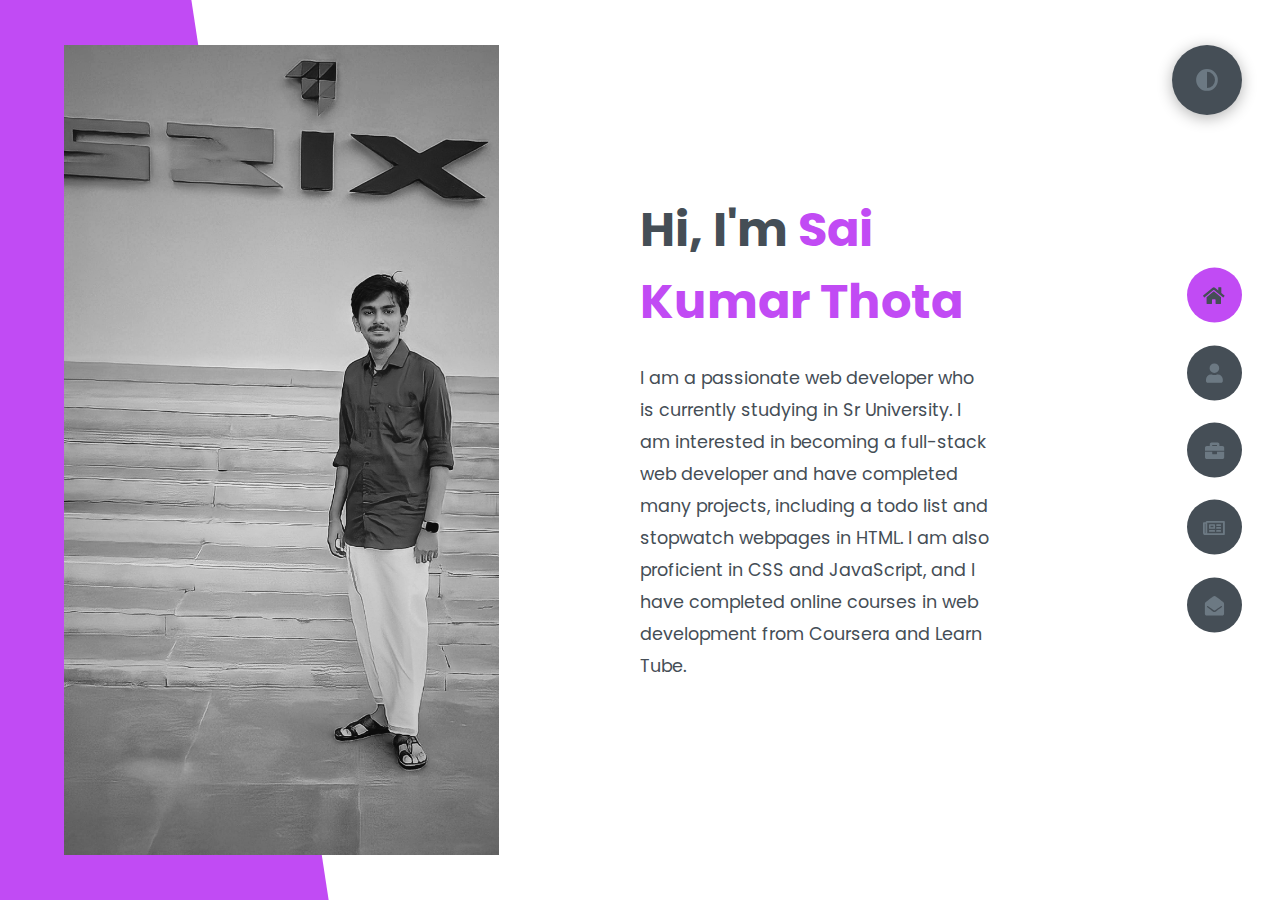
<file: index.html>
<!DOCTYPE html>
<html lang="en">

<head>
    <meta charset="UTF-8">
    <meta http-equiv="X-UA-Compatible" content="IE=edge">
    <meta name="viewport" content="width=device-width, initial-scale=1.0">
    <link rel="icon" href="img/ideogram__2_-removebg-preview_upscaled.png" type="image/x-icon">
    <title>Sai Kumar-Portfolio</title>
    <link rel="stylesheet" href="styles/styles.css">
    <link rel="preconnect" href="https://fonts.googleapis.com">
    <link rel="preconnect" href="https://fonts.gstatic.com" crossorigin>
    <link rel="stylesheet" href="https://cdnjs.cloudflare.com/ajax/libs/font-awesome/5.15.4/css/all.min.css"
        integrity="sha512-1ycn6IcaQQ40/MKBW2W4Rhis/DbILU74C1vSrLJxCq57o941Ym01SwNsOMqvEBFlcgUa6xLiPY/NS5R+E6ztJQ=="
        crossorigin="anonymous" referrerpolicy="no-referrer" />
    <link href="https://fonts.googleapis.com/css2?family=Poppins:wght@400;500;600;700;800&display=swap"
        rel="stylesheet">
</head>

<body class="main-content">
    <header class="container header active" id="home">
        <div class="header-content">
            <div class="left-header">
                <div class="h-shape"></div>
                <div class="image">
                    <img src="img/portfolio.jpg" alt="">
                </div>
            </div>
            <div class="right-header">
                <h1 class="name">
                    Hi, I'm <span>Sai Kumar Thota</span>

                </h1>
                <p>
                    I am a passionate web developer who is currently studying in Sr University. I am interested in
                    becoming a full-stack web developer and have completed many projects, including a todo list and
                    stopwatch webpages in HTML. I am also proficient in CSS and JavaScript, and I have completed online
                    courses in web development from Coursera and Learn Tube.

                </p>

            </div>
        </div>
    </header>
    <main>
        <section class="container about" id="about">
            <div class="main-title">
                <h2>About <span>me</span><span class="bg-text">my stats</span></h2>
            </div>
            <div class="about-container">
                <div class="left-about">
                    <h4>Information About me</h4>
                    <p>
                        My name is Sai Kumar ,currently pursuing in SR University.
                        I have good skills in c,pyhton,Html,Css.
                        My hobbies are travelling,dancing,listening to music
                        and watching movies.
                        I have done few Projects and Launched a personal website where I post the things I learn.
                    </p>

                </div>
                <div class="right-about">
                    <div class="about-item">
                        <div class="abt-text">
                            <p class="large-text">2</p>
                            <p class="small-text">Projects <br /> Completed</p>
                        </div>
                    </div>
                    <div class="about-item">
                        <div class="abt-text">
                            <p class="large-text">2+</p>
                            <p class="small-text">Years of <br /> experience</p>
                        </div>
                    </div>
                    <div class="about-item">
                        <div class="abt-text">
                            <p class="large-text">3+</p>
                            <p class="small-text">Happy <br /> Clients</p>
                        </div>
                    </div>
                    <div class="about-item">
                        <div class="abt-text">
                            <p class="large-text">4+</p>
                            <p class="small-text">Customer <br /> reviews</p>
                        </div>
                    </div>
                </div>
            </div>
            <div class="about-stats">
                <h4 class="stat-title">My Skills</h4>
                <div class="progress-bars">
                    <div class="progress-bar">
                        <p class="prog-title">html</p>
                        <div class="progress-con">
                            <p class="prog-text">80%</p>
                            <div class="progress">
                                <span class="html"></span>
                            </div>
                        </div>
                    </div>
                    <div class="progress-bar">
                        <p class="prog-title">css</p>
                        <div class="progress-con">
                            <p class="prog-text">95%</p>
                            <div class="progress">
                                <span class="css"></span>
                            </div>
                        </div>
                    </div>
                    <div class="progress-bar">
                        <p class="prog-title">javascript</p>
                        <div class="progress-con">
                            <p class="prog-text">75%</p>
                            <div class="progress">
                                <span class="js"></span>
                            </div>
                        </div>
                    </div>
                    <div class="progress-bar">
                        <p class="prog-title">C language</p>
                        <div class="progress-con">
                            <p class="prog-text">95%</p>
                            <div class="progress">
                                <span class="react"></span>
                            </div>
                        </div>
                    </div>

                    <div class="progress-bar">
                        <p class="prog-title">Python</p>
                        <div class="progress-con">
                            <p class="prog-text">70%</p>
                            <div class="progress">
                                <span class="python"></span>
                            </div>
                        </div>
                    </div>
                </div>
            </div>
            <h4 class="stat-title">My Timeline</h4>
            <div class="timeline">
                <div class="timeline-item">
                    <div class="tl-icon">
                        <i class="fas fa-briefcase"></i>
                    </div>
                    <p class="tl-duration">Present</p>
                    <h5>Web Developer<span> Coursera</span></h5>
                    <p>

                    </p>
                </div>
                <div class="timeline-item">
                    <div class="tl-icon">
                        <i class="fas fa-briefcase"></i>
                    </div>
                    <p class="tl-duration"></p>
                    <h5>Software Engineer<span> SR University</span></h5>
                    <p>

                    </p>
                </div>
                <div class="timeline-item">
                    <div class="tl-icon">
                        <i class="fas fa-briefcase"></i>
                    </div>
                    <p class="tl-duration">2022-2023</p>
                    <h5>C Programmer<span></span></h5>
                    <p>

                    </p>
                </div>

                <div class="timeline-item">
                    <div class="tl-icon">
                        <i class="fas fa-briefcase"></i>
                    </div>
                    <p class="tl-duration">2022-2026</p>
                    <h5>Computer Science Degree<span> SR University</span></h5>
                    <p>

                    </p>
                </div>

            </div>
        </section>
        <section class="container" id="portfolio">
            <div class="main-title">
                <h2>My <span>Portfolio</span><span class="bg-text">My Work</span></h2>
            </div>
            <p class="port-text">
                Here is some of my work that I've done in various programming languages.
            </p>
           
            <div class="portfolios">
                <div class="portfolio-item">
                    <div class="image">
                        <img src="img/port3.jpg" alt="">
                    </div>
                    <div class="hover-items">
                        <a href="https://bit.ly/44W4ddr">
                        <h3>File sharing</h3>
                        <div class="icons">
                            <a href="https://github.com/Mazie0/file-share" class="icon">
                                <i class="fab fa-github"></i>
                            
                            </a>
                        </a>
                        </div>
                    </div>
                </div>
                <div class="portfolio-item">
                    <div class="image">
                        <img src="img/port1.jpg" alt="">
                    </div>
                    <div class="hover-items">
                        <h3>To Do</h3>
                        <div class="icons">
                            <a href="https://github.com/Mazie0/to-do-list" class="icon">
                                <i class="fab fa-github"></i>
                            </a>


                        </div>
                    </div>
                </div>
                <div class="portfolio-item">
                    <div class="image">
                        <img src="img/port2.jpg" alt="">
                    </div>
                    <div class="hover-items">
                        <h3>Stop Watch</h3>
                        <div class="icons">
                            <a href="https://github.com/Mazie0/stop-watch" class="icon">
                                <i class="fab fa-github"></i>
                            </a>

                        </div>
                    </div>
                </div>
               
                <div class="portfolio-item">
                    <div class="image">
                        <img src="img/port4.jpg" alt="">
                    </div>
                    <div class="hover-items">
                        <h3>Movie Tickets-C</h3>
                        <div class="icons">
                            <a href="https://github.com/Mazie0/c_movie_tickets" class="icon">
                                <i class="fab fa-github"></i>
                            </a>
                            
                        </div>
                    </div>
                </div>
                <div class="portfolio-item">
                    <div class="image">
                        <img src="img/port5.jpg" alt="">
                    </div>
                    <div class="hover-items">
                        <h3>Coming Soon</h3>
                        <div class="icons">
                            <a href="#" class="icon">
                                <i class="fab fa-github"></i>
                            </a>
                            <a href="#" class="icon">
                                <i class="fab fa-behance"></i>
                            </a>
                            <a href="#" class="icon">
                                <i class="fab fa-youtube"></i>
                            </a>
                        </div>
                    </div>
                </div>
                <div class="portfolio-item">
                    <div class="image">
                        <img src="img/port2.jpg" alt="">
                    </div>
                    <div class="hover-items">
                        <h3>Coming Soon</h3>
                        <div class="icons">
                            <a href="#" class="icon">
                                <i class="fab fa-github"></i>
                            </a>
                            <a href="#" class="icon">
                                <i class="fab fa-behance"></i>
                            </a>
                            <a href="#" class="icon">
                                <i class="fab fa-youtube"></i>
                            </a>
                        </div>
                    </div>
                </div>
                <div class="portfolio-item">
                    <div class="image">
                        <img src="img/port7.jpg" alt="">
                    </div>
                    <div class="hover-items">
                        <h3>Coming Soon</h3>
                        <div class="icons">
                            <a href="#" class="icon">
                                <i class="fab fa-github"></i>
                            </a>
                            <a href="#" class="icon">
                                <i class="fab fa-behance"></i>
                            </a>
                            <a href="#" class="icon">
                                <i class="fab fa-youtube"></i>
                            </a>
                        </div>
                    </div>
                </div>
            </div>
        </section>
        <section class="container" id="blogs">
            <div class="blogs-content">
                <div class="main-title">
                    <h2>My <span>Blogs</span><span class="bg-text">My Blogs</span></h2>
                </div>
                <div class="blogs">
                    <div class="blog">
                        <img src="img/port6.jpg" alt="">
                        <div class="blog-text">
                            <a href="https://bit.ly/3qhAyfx">
                                <h4>
                                    The Top 6 HTML Websites Every Web Developer Should Bookmark
                                </h4>
                            </a>
                            <p>
                                Are you a web developer looking for essential HTML resources?...
                            </p>
                        </div>
                    </div>
                    <div class="blog">
                        <img src="img/blog1.jpg" alt="">
                        <div class="blog-text">
                            <a href="https://bit.ly/47lbncH">
                                <h4>
                                    Getting Started with C Programming: Accelerating Local Business App Development
                                </h4>
                            </a>
                            <p>
                                This powerful language can significantly boost the development of localized apps and
                                provide you with a competitive edge.
                            </p>
                        </div>
                    </div>
                    <div class="blog">
                        <img src="img/blog2.jpg" alt="">
                        <div class="blog-text">
                            <a href="https://bit.ly/45k5Stb">
                                <h4>
                                    A Beginner’s Guide to HTML: Building a Solid Foundation for Your Local Business
                                    Website
                                </h4>
                            </a>
                            <p>
                                In today’s digital world, having a strong online presence is crucial for local
                                businesses
                            </p>
                        </div>
                    </div>
                    <div class="blog">
                        <img src="img/blog3.jpg" alt="">
                        <div class="blog-text">
                            <h4>
                                Debbuging made easy with Web Inspector
                            </h4>
                            <p>

                            </p>
                        </div>
                    </div>
                    <div class="blog">
                        <img src="img/port1.jpg" alt="">
                        <div class="blog-text">
                            <h4>
                                Get started with Web Design and UI Design
                            </h4>
                            <p>

                            </p>
                        </div>
                    </div>
                    <div class="blog">
                        <img src="img/port3.jpg" alt="">
                        <div class="blog-text">
                            <h4>
                                This is what you need to know about Web Design
                            </h4>
                            <p>

                            </p>
                        </div>
                    </div>
                </div>
            </div>
        </section>
        <section class="container contact" id="contact">
            <div class="contact-container">
                <div class="main-title">
                    <h2>Contact <span>Me</span><span class="bg-text">Contact</span></h2>
                </div>
                <div class="contact-content-con">
                    <div class="left-contact">
                        <h4>Contact me here</h4>
                        <p>

                        </p>
                        <div class="contact-info">
                            <div class="contact-item">
                                <div class="icon">
                                    <i class="fas fa-map-marker-alt"></i>
                                    <span>Location : Warangal, India</span><br>
                                </div>

                            </div>
                            <div class="contact-item">
                                <div class="icon">
                                    <i class="fas fa-envelope"></i>
                                    <span>Email : sai047675@gmail.com</span><br>
                                </div>

                            </div>
                            <div class="contact-item">
                                <div class="icon">
                                    <i class="fas fa-user-graduate"></i>
                                    <span>Education : Sr University, Warangal</span><br>
                                </div>

                            </div>
                            <div class="contact-item">
                                <div class="icon">
                                    <i class="fas fa-user-graduate"></i>
                                    <span>Mobile Number : 9059081173</span><br>
                                </div>

                            </div>
                            <div class="contact-item">
                                <div class="icon">
                                    <i class="fas fa-globe-africa"></i>
                                    <span>Languages : English, Telugu, Hindi</span><br>
                                </div>

                            </div>
                        </div>
                        <div class="contact-icons">
                            <div class="contact-icon">
                                <a href="https://www.linkedin.com/in/sai-kumar-101764252/" target="_blank">
                                    <i class="fab fa-linkedin"></i>
                                </a>
                                <a href="https://twitter.com/SAIKUMAR_039" target="_blank">
                                    <i class="fab fa-twitter"></i>
                                </a>
                                <a href="https://github.com/Mazie0" target="_blank">
                                    <i class="fab fa-github"></i>
                                </a>
                                <a href="https://www.instagram.com/saikumar_034/" target="_blank">
                                    <i class="fab fa-instagram"></i>
                                </a>
                            </div>
                         </div>
                    </div>
                    <div class="right-contact">
                        <form action="contact.php" method="post" class="contact-form">
                            <div class="input-control i-c-2">
                                <input type="text" required placeholder="YOUR NAME">
                                <input type="email" required placeholder="YOUR EMAIL">
                            </div>
                            <div class="input-control">
                                <input type="text" required placeholder="ENTER SUBJECT">
                            </div>
                            <div class="input-control">
                                <textarea name="" id="" cols="15" rows="8" placeholder="Message Here..."></textarea>
                            </div>
                            <div class="submit-btn">
                                <input type="submit" value="Submit">
                            </div>
                                </a>
                            </div>
                        </form>
                    </div>
                </div>
            </div>
        </section>
    </main>

    <div class="controls">
        <div class="control active-btn" data-id="home">
            <i class="fas fa-home"></i>
        </div>
        <div class="control" data-id="about">
            <i class="fas fa-user"></i>
        </div>
        <div class="control" data-id="portfolio">
            <i class="fas fa-briefcase"></i>
        </div>
        <div class="control" data-id="blogs">
            <i class="far fa-newspaper"></i>
        </div>
        <div class="control" data-id="contact">
            <i class="fas fa-envelope-open"></i>
        </div>
    </div>
    <div class="theme-btn">
        <i class="fas fa-adjust"></i>
    </div>
    <script src="app.js"></script>
</body>

</html>
</file>
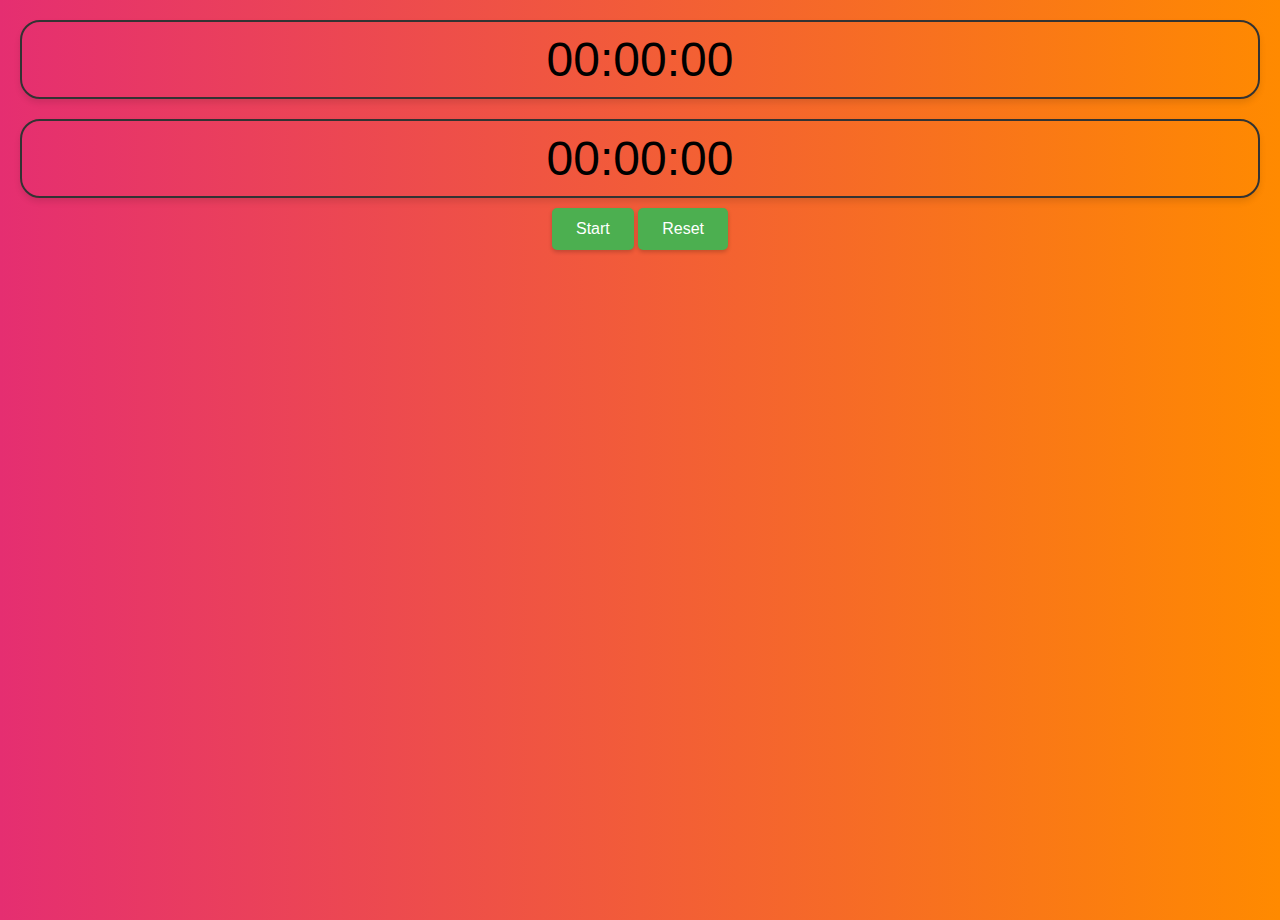
<file: stopwatch.html>
<!DOCTYPE html>
<html lang="en">
<head>
  <meta charset="UTF-8">
  <meta name="viewport" content="width=device-width, initial-scale=1.0">
  <title>Digital Clock & Stopwatch</title>
  <link rel="stylesheet" href="styles/stop.css">
</head>
<body>
  <div class="clock">
    <div id="clock-display">00:00:00</div>
  </div>

  <div class="stopwatch">
    <div id="stopwatch-display">00:00:00</div>
    <button id="start-stop" onclick="startStop()">Start</button>
    <button id="reset" onclick="resetStopwatch()">Reset</button>
  </div>

  <script src="js/stop.js"></script>
</body>
</html>
</file>
<file: styles/styles.css>
* {
  margin: 0;
  padding: 0;
  box-sizing: border-box;
  list-style: none;
}

:root {
  --color-primary: #FFFFFF;
  --color-secondary: #c14bf4;
  --color-white: #454e56;
  --color-black: #000;
  --color-grey0: #f8f8f8;
  --color-grey-1: #6c7983;
  --color-grey-2: #6c7983;
  --color-grey-3: #6c7983;
  --color-grey-4: #454e56;
  --color-grey-5: #f8f8f8;
  --color-grey-6: #12181b;
}

.light-mode {
  --color-primary: #191d2b;
  --color-secondary: #27AE60;
  --color-white: #FFFFFF;
  --color-black: #000;
  --color-grey0: #f8f8f8;
  --color-grey-1: #dbe1e8;
  --color-grey-2: #b2becd;
  --color-grey-3: #6c7983;
  --color-grey-4: #454e56;
  --color-grey-5: #2a2e35;
  --color-grey-6: #12181b;
  --br-sm-2: 14px;
  --box-shadow-1: 0 3px 15px rgba(0,0,0,.3);
}

body {
  background-color: var(--color-primary);
  font-family: "Poppins", sans-serif;
  font-size: 1.1rem;
  color: var(--color-white);
  transition: all 0.4s ease-in-out;
}

a {
  display: inline-block;
  text-decoration: none;
  color: inherit;
  font-family: inherit;
}

header {
  min-height: 100vh;
  color: var(--color-white);
  overflow: hidden;
  padding: 0 !important;
}

section {
  min-height: 100vh;
  width: 100%;
  position: absolute;
  left: 0;
  top: 0;
  padding: 3rem 18rem;
}

.container {
  display: none;
  transform: translateY(-100%) scale(0);
  transition: all 0.4s ease-in-out;
  background-color: var(--color-primary);
}

.active {
  display: block;
  animation: appear 1s ease-in-out;
  transform: translateY(0) scaleY(1);
}
@keyframes appear {
  0% {
    transform: translateY(-100%) scaleY(0);
  }
  100% {
    transform: translateY(0) scaleY(1);
  }
}

.controls {
  position: fixed;
  z-index: 10;
  top: 50%;
  right: 3%;
  display: flex;
  flex-direction: column;
  align-items: center;
  justify-content: center;
  transform: translateY(-50%);
}
.controls .control {
  padding: 1rem;
  cursor: pointer;
  background-color: var(--color-grey-4);
  width: 55px;
  height: 55px;
  border-radius: 50%;
  display: flex;
  justify-content: center;
  align-items: center;
  margin: 0.7rem 0;
  box-shadow: var(--box-shadow-1);
}
.controls .control i {
  font-size: 1.2rem;
  color: var(--color-grey-2);
  pointer-events: none;
}
.controls .active-btn {
  background-color: var(--color-secondary);
  transition: all 0.4s ease-in-out;
}
.controls .active-btn i {
  color: var(--color-white);
}

.theme-btn {
  top: 5%;
  right: 3%;
  width: 70px;
  height: 70px;
  border-radius: 50%;
  background-color: var(--color-grey-4);
  cursor: pointer;
  position: fixed;
  display: flex;
  justify-content: center;
  align-items: center;
  box-shadow: 0 3px 15px rgba(0, 0, 0, 0.3);
  transition: all 0.1s ease-in-out;
}
.theme-btn:active {
  transform: translateY(-3px);
}
.theme-btn i {
  font-size: 1.4rem;
  color: var(--color-grey-2);
  pointer-events: none;
}

/*Header-content*/
.header-content {
  display: grid;
  grid-template-columns: repeat(2, 1fr);
  min-height: 100vh;
}
.header-content .left-header {
  display: flex;
  align-items: center;
  position: relative;
}
.header-content .left-header .h-shape {
  transition: all 0.4s ease-in-out;
  width: 65%;
  height: 100%;
  background-color: var(--color-secondary);
  position: absolute;
  left: 0;
  top: 0;
  z-index: -1;
  clip-path: polygon(0 0, 46% 0, 79% 100%, 0% 100%);
}
.header-content .left-header .image {
  border-radius: var(--br-sm-2);
  height: 90%;
  width: 68%;
  margin-left: 4rem;
  background-color: var(--color-black);
  transition: all 0.4s ease-in-out;
}
.header-content .left-header .image img {
  width: 100%;
  height: 100%;
  object-fit: cover;
  transition: all 0.4s ease-in-out;
  filter: grayscale(100%);
}
.header-content .left-header .image img:hover {
  filter: grayscale(0);
}
.header-content .right-header {
  display: flex;
  flex-direction: column;
  justify-content: center;
  padding-right: 18rem;
}
.header-content .right-header .name {
  font-size: 3rem;
}
.header-content .right-header .name span {
  color: var(--color-secondary);
}
.header-content .right-header p {
  margin: 1.5rem 0;
  line-height: 2rem;
}

/*About*/
.about-container {
  display: grid;
  grid-template-columns: repeat(2, 1fr);
  padding-top: 3.5rem;
  padding-bottom: 5rem;
}
.about-container .right-about {
  display: grid;
  grid-template-columns: repeat(2, 1fr);
  grid-gap: 2rem;
}
.about-container .right-about .about-item {
  border: 1px solid var(--color-grey-5);
  border-radius: 5px;
  transition: all 0.4s ease-in-out;
  box-shadow: 1px 2px 15px rgba(0, 0, 0, 0.1);
}
.about-container .right-about .about-item:hover {
  cursor: default;
  transform: translateY(-5px);
  border: 1px solid var(--color-secondary);
  box-shadow: 1px 4px 15px rgba(0, 0, 0, 0.32);
}
.about-container .right-about .about-item .abt-text {
  padding: 1.5rem;
  display: flex;
  flex-direction: column;
}
.about-container .right-about .about-item .abt-text .large-text {
  font-size: 3rem;
  font-weight: 700;
  color: var(--color-secondary);
}
.about-container .right-about .about-item .abt-text .small-text {
  padding-left: 3rem;
  position: relative;
  text-transform: uppercase;
  font-size: 1.2rem;
  color: var(--color-grey-1);
  letter-spacing: 2px;
}
.about-container .right-about .about-item .abt-text .small-text::before {
  content: "";
  position: absolute;
  left: 0;
  top: 15px;
  width: 2rem;
  height: 2px;
  background-color: var(--color-grey-5);
}
.about-container .left-about {
  padding-right: 5rem;
}
.about-container .left-about p {
  line-height: 2rem;
  padding: 1rem;
  color: var(--color-grey-1);
}
.about-container .left-about h4 {
  font-size: 2rem;
  text-transform: uppercase;
}

.about-stats {
  padding-bottom: 4rem;
}
.about-stats .progress-bars {
  display: grid;
  grid-template-columns: repeat(2, 1fr);
  grid-gap: 2rem;
}
.about-stats .progress-bars .progress-bar {
  display: flex;
  flex-direction: column;
}
.about-stats .progress-bars .progress-bar .prog-title {
  text-transform: uppercase;
  font-weight: 500;
}
.about-stats .progress-bars .progress-bar .progress-con {
  display: flex;
  align-items: center;
}
.about-stats .progress-bars .progress-bar .progress-con .prog-text {
  color: var(--color-grey-2);
}
.about-stats .progress-bars .progress-bar .progress-con .progress {
  width: 100%;
  height: 0.45rem;
  background-color: var(--color-grey-4);
  margin-left: 1rem;
  position: relative;
}
.about-stats .progress-bars .progress-bar .progress-con .progress span {
  position: absolute;
  top: 0;
  left: 0;
  height: 100%;
  background-color: var(--color-secondary);
  transition: all 0.4s ease-in-out;
  width: 60%;
}
.about-stats .progress-bars .progress-bar .progress-con .progress .html {
  width: 80%;
}
.about-stats .progress-bars .progress-bar .progress-con .progress .css {
  width: 95%;
}
.about-stats .progress-bars .progress-bar .progress-con .progress .js {
  width: 75%;
}
.about-stats .progress-bars .progress-bar .progress-con .progress .react {
  width: 60%;
}
.about-stats .progress-bars .progress-bar .progress-con .progress .node {
  width: 87%;
}
.about-stats .progress-bars .progress-bar .progress-con .progress .python {
  width: 70%;
}

.stat-title {
  text-transform: uppercase;
  font-size: 1.4rem;
  text-align: center;
  padding: 3.5rem 0;
  position: relative;
}
.stat-title::before {
  content: "";
  position: absolute;
  left: 50%;
  top: 0;
  width: 40%;
  height: 1px;
  background-color: var(--color-grey-5);
  transform: translateX(-50%);
}

/*Timeline*/
.timeline {
  display: grid;
  grid-template-columns: repeat(2, 1fr);
  grid-gap: 2rem;
  padding-bottom: 3rem;
}
.timeline .timeline-item {
  position: relative;
  padding-left: 3rem;
  border-left: 1px solid var(--color-grey-5);
}
.timeline .timeline-item .tl-icon {
  position: absolute;
  left: -27px;
  top: 0;
  background-color: var(--color-secondary);
  width: 50px;
  height: 50px;
  border-radius: 50%;
  display: flex;
  align-items: center;
  justify-content: center;
}
.timeline .timeline-item .tl-icon i {
  font-size: 1.3rem;
}
.timeline .timeline-item .tl-duration {
  padding: 0.2rem 0.6rem;
  background-color: var(--color-grey-5);
  border-radius: 15px;
  display: inline-block;
  font-size: 0.8rem;
  text-transform: uppercase;
  font-weight: 500;
}
.timeline .timeline-item h5 {
  padding: 1rem 0;
  text-transform: uppercase;
  font-size: 1.3rem;
  font-weight: 600;
}
.timeline .timeline-item h5 span {
  color: var(--color-grey-2);
  font-weight: 500;
  font-size: 1.2rem;
}
.timeline .timeline-item p {
  color: var(--color-grey-2);
}

.port-text {
  padding: 2rem 0;
  text-align: center;
}

.portfolios {
  display: grid;
  grid-template-columns: repeat(3, 1fr);
  grid-gap: 2rem;
  margin-top: 3rem;
}
.portfolios .portfolio-item {
  position: relative;
  border-radius: 15px;
}
.portfolios .portfolio-item img {
  width: 100%;
  height: 300px;
  object-fit: cover;
  border-radius: 15px;
}
.portfolios .portfolio-item .hover-items {
  width: 100%;
  height: 100%;
  background-color: var(--color-secondary);
  position: absolute;
  left: 0;
  top: 0;
  border-radius: 15px;
  display: flex;
  justify-content: center;
  align-items: center;
  flex-direction: column;
  opacity: 0;
  transform: scale(0);
  transition: all 0.4s ease-in-out;
}
.portfolios .portfolio-item .hover-items h3 {
  font-size: 1.5rem;
  color: var(--color-white);
  margin-bottom: 1.5rem;
}
.portfolios .portfolio-item .hover-items .icons {
  display: flex;
  justify-content: center;
  align-items: center;
}
.portfolios .portfolio-item .hover-items .icons .icon {
  background-color: var(--color-primary);
  border-radius: 50%;
  width: 50px;
  height: 50px;
  display: flex;
  align-items: center;
  justify-content: center;
  margin: 0 1rem;
  cursor: pointer;
  transition: all 0.4s ease-in-out;
}
.portfolios .portfolio-item .hover-items .icons .icon i {
  font-size: 1.5rem;
  color: var(--color-white);
  margin: 0 1rem;
}
.portfolios .portfolio-item .hover-items .icons .icon:hover {
  background-color: var(--color-white);
}
.portfolios .portfolio-item .hover-items .icons .icon:hover i {
  color: var(--color-primary);
}

.portfolio-item:hover .hover-items {
  opacity: 1;
  transform: scale(1);
}

.blogs {
  display: grid;
  grid-template-columns: repeat(3, 1fr);
  grid-gap: 2rem;
  margin-top: 3rem;
}
.blogs .blog {
  position: relative;
  background-color: var(--color-grey-5);
  border-radius: 5px;
  box-shadow: 1px 1px 20px rgba(0, 0, 0, 0.1);
  transition: all 0.4s ease-in-out;
}
.blogs .blog:hover {
  box-shadow: 1px 1px 20px rgba(0, 0, 0, 0.3);
  transform: translateY(-5px);
  transition: all 0.4s ease-in-out;
}
.blogs .blog:hover img {
  filter: grayscale(0);
  transform: scale(1.1);
  box-shadow: 0px 4px 15px rgba(0, 0, 0, 0.8);
}
.blogs .blog img {
  width: 100%;
  height: 300px;
  object-fit: cover;
  border-top-left-radius: 5px;
  border-top-right-radius: 5px;
  filter: grayscale(100%);
  transition: all 0.4s ease-in-out;
}
.blogs .blog .blog-text {
  margin-top: -7px;
  padding: 1.1rem;
  border-top: 8px solid var(--color-secondary);
}
.blogs .blog .blog-text h4 {
  font-size: 1.5rem;
  margin-bottom: 0.7rem;
  transition: all 0.4s ease-in-out;
  cursor: pointer;
}
.blogs .blog .blog-text h4:hover {
  color: var(--color-secondary);
}
.blogs .blog .blog-text p {
  color: var(--color-grey-2);
  line-height: 2rem;
  padding-bottom: 1rem;
}

.contact-content-con {
  display: flex;
  padding-top: 3.5rem;
}
.contact-content-con .left-contact {
  flex: 2;
}
.contact-content-con .left-contact h4 {
  margin-top: 1rem;
  font-size: 2rem;
  text-transform: uppercase;
}
.contact-content-con .left-contact p {
  margin: 1rem 0;
  line-height: 2rem;
}
.contact-content-con .left-contact .contact-info .contact-item {
  display: flex;
  align-items: center;
  justify-content: space-between;
}
.contact-content-con .left-contact .contact-info .contact-item p {
  margin: 0.3rem 0 !important;
  padding: 0 !important;
}
.contact-content-con .left-contact .contact-info .contact-item .icon {
  display: grid;
  grid-template-columns: 40px 1fr;
}
.contact-content-con .left-contact .contact-info .contact-item .icon i {
  display: flex;
  align-items: center;
  font-size: 1.3rem;
}
.contact-content-con .left-contact .contact-icon {
  display: flex;
  margin-top: 2rem;
}
.contact-content-con .left-contact .contact-icon a {
  display: flex;
  align-items: center;
  color: var(--color-white);
  background-color: var(--color-grey-5);
  cursor: pointer;
  justify-content: center;
  width: 50px;
  height: 50px;
  border-radius: 50%;
  margin: 0 0.4rem;
  transition: all 0.4s ease-in-out;
}
.contact-content-con .left-contact .contact-icon a:hover {
  background-color: var(--color-secondary);
}
.contact-content-con .left-contact .contact-icon a:hover i {
  color: var(--color-primary);
}
.contact-content-con .left-contact .contact-icon a i {
  display: flex;
  align-items: center;
  justify-content: center;
  font-size: 1.3rem;
}
.contact-content-con .right-contact {
  flex: 3;
  margin-left: 3rem;
}
.contact-content-con .right-contact .input-control {
  margin: 1.5rem 0;
}
.contact-content-con .right-contact .input-control input, .contact-content-con .right-contact .input-control textarea {
  border-radius: 30px;
  font-weight: inherit;
  font-size: inherit;
  font-family: inherit;
  padding: 0.8rem 1.1rem;
  outline: none;
  border: none;
  background-color: var(--color-grey-5);
  width: 100%;
  color: var(--color-white);
  resize: none;
}
.contact-content-con .right-contact .i-c-2 {
  display: flex;
}
.contact-content-con .right-contact .i-c-2 :last-child {
  margin-left: 1.5rem;
}
.contact-content-con .right-contact .submit-btn {
  display: flex;
  justify-content: flex-start;
}
.contact-content-con .right-contact .submit-btn input[type="submit"] {
  background-color: var(--color-secondary);
  color: var(--color-white);
  border: none;
  padding: 1rem 2rem;
  border-radius: 30px;
  font-size: 1rem;
  font-weight: 600;
  cursor: pointer;
  transition: all 0.4s ease-in-out;
}

.contact-content-con .right-contact .submit-btn input[type="submit"]:hover {
  background-color: var(--color-primary);
  transition: all 0.4s ease-in-out;
}
/*Independed components*/
.btn-con {
  display: flex;
  align-self: flex-start;
}

.main-btn {
  border-radius: 30px;
  color: inherit;
  font-weight: 600;
  position: relative;
  border: 1px solid var(--color-secondary);
  display: flex;
  align-self: flex-start;
  align-items: center;
  overflow: hidden;
}
.main-btn .btn-text {
  padding: 0 2rem;
}
.main-btn .btn-icon {
  background-color: var(--color-secondary);
  display: flex;
  align-items: center;
  justify-content: center;
  border-radius: 50%;
  padding: 1rem;
}
.main-btn::before {
  content: "";
  position: absolute;
  top: 0;
  right: 0;
  transform: translateX(100%);
  transition: all 0.4s ease-out;
  z-index: -1;
}
.main-btn:hover {
  transition: all 0.4s ease-out;
}
.main-btn:hover::before {
  width: 100%;
  height: 100%;
  background-color: var(--color-secondary);
  transform: translateX(0);
  transition: all 0.4s ease-out;
}

.main-title {
  text-align: center;
}
.main-title h2 {
  position: relative;
  text-transform: uppercase;
  font-size: 4rem;
  font-weight: 700;
}
.main-title h2 span {
  color: var(--color-secondary);
}
.main-title h2 .bg-text {
  position: absolute;
  top: 50%;
  left: 50%;
  color: var(--color-grey-5);
  transition: all 0.4s ease-in-out;
  z-index: -1;
  transform: translate(-50%, -50%);
  font-weight: 800;
  font-size: 6.3rem;
}

.about-container .left-about p {
  padding-left: 0;
}

@media screen and (max-width: 600px) {
  header {
    padding: 0 !important;
  }

  .theme-btn {
    width: 50px;
    height: 50px;
  }

  .header-content {
    grid-template-columns: repeat(1, 1fr);
    padding-bottom: 6rem;
  }

  .left-header .h-shape {
    display: none;
  }

  .right-header {
    grid-row: 1;
    padding-right: 0rem !important;
    width: 90%;
    margin: 0 auto;
  }
  .right-header .name {
    font-size: 2.5rem !important;
    text-align: center;
    padding-top: 3rem;
  }

  .header-content .left-header .image {
    margin: 0 auto;
    width: 90%;
  }

  .controls {
    top: auto;
    bottom: 0;
    flex-direction: row;
    justify-content: center;
    left: 50%;
    transform: translateX(-50%);
    width: 100%;
    background-color: var(--color-grey-5);
  }
  .controls .control {
    margin: 1rem 0.3rem;
  }

  .about-container {
    grid-template-columns: repeat(1, 1fr);
  }
  .about-container .right-about {
    grid-template-columns: repeat(1, 1fr);
    padding-top: 2.5rem;
  }
  .about-container .left-about {
    padding-right: 0;
  }
  .about-container .left-about p {
    padding-left: 0;
  }

  .timeline {
    grid-template-columns: repeat(1, 1fr);
    padding-bottom: 6rem;
  }

  .container {
    padding: 2rem 2.5rem !important;
  }

  .about-stats .progress-bars {
    grid-template-columns: repeat(1, 1fr);
  }

  .portfolios {
    grid-template-columns: repeat(1, 1fr);
    padding-bottom: 6rem;
    margin-top: 1rem;
  }

  .blogs {
    grid-template-columns: repeat(1, 1fr);
    padding-bottom: 6rem;
  }

  .contact-content-con {
    flex-direction: column;
  }
  .contact-content-con .right-contact {
    margin-left: 0;
    margin-top: 2.5rem;
  }

  .contact-content-con .right-contact .i-c-2 {
    flex-direction: column;
  }

  .contact-content-con .right-contact .i-c-2 :last-child {
    margin-left: 0;
    margin-top: 1.5rem;
  }

  .contact-content-con .right-contact {
    margin-bottom: 6rem;
  }

  .contact-item {
    flex-direction: column;
    margin: 1rem 0;
  }
  .contact-item p {
    font-size: 15px;
    color: var(--color-grey-2);
  }
  .contact-item span {
    font-size: 15px;
  }
  .contact-item .icon {
    grid-template-columns: 25px 1fr;
  }

  .main-title h2 {
    font-size: 2rem;
  }
  .main-title h2 span {
    font-size: 2.3rem;
  }
  .main-title h2 .bg-text {
    font-size: 2.3rem;
  }
}
@media screen and (max-width: 1432px) {
  .container {
    padding: 7rem 11rem;
  }

  .contact-content-con {
    flex-direction: column;
  }
  .contact-content-con .right-contact {
    margin-left: 0;
    margin-top: 2.5rem;
  }

  .contact-content-con .right-contact .i-c-2 {
    flex-direction: column;
  }

  .contact-content-con .right-contact .i-c-2 :last-child {
    margin-left: 0;
    margin-top: 1.5rem;
  }

  .contact-content-con .right-contact {
    margin-bottom: 6rem;
  }

  .main-title h2 .bg-text {
    font-size: 5.5rem;
  }
}
@media screen and (max-width: 1250px) {
  .blogs {
    grid-template-columns: repeat(2, 1fr);
    margin-top: 6rem;
  }

  .portfolios {
    grid-template-columns: repeat(2, 1fr);
  }

  .header-content .right-header {
    padding-right: 9rem;
  }
}
@media screen and (max-width: 660px) {
  .blogs {
    grid-template-columns: repeat(1, 1fr);
  }

  .portfolios {
    grid-template-columns: repeat(1, 1fr);
  }
}
@media screen and (max-width: 1070px) {
  .about-container {
    grid-template-columns: repeat(1, 1fr);
  }
  .about-container .right-about {
    padding-top: 2.5rem;
  }

  .main-title h2 {
    font-size: 4rem;
  }
  .main-title h2 span {
    font-size: 4rem;
  }
  .main-title h2 .bg-text {
    font-size: 4.5rem;
  }
}
@media screen and (max-width: 970px) {
  .container {
    padding: 7rem 6rem;
  }

  .about-container .left-about {
    padding-right: 0rem;
  }

  .header-content {
    grid-template-columns: repeat(1, 1fr);
    padding-bottom: 6rem;
  }

  .left-header .h-shape {
    display: none;
  }
  .left-header .image {
    width: 90% !important;
    margin: 0 auto !important;
  }

  .right-header {
    grid-row: 1;
    padding-right: 0rem !important;
    width: 90%;
    margin: 0 auto;
  }
  .right-header .name {
    font-size: 2.5rem !important;
    text-align: center;
    padding-top: 3rem;
  }
}
@media screen and (max-width: 700px) {
  .container {
    padding: 7rem 3rem;
  }

  .about-stats .progress-bars {
    grid-template-columns: repeat(1, 1fr);
  }

  .about-container .right-about {
    grid-template-columns: repeat(1, 1fr);
  }

  .timeline {
    grid-template-columns: repeat(1, 1fr);
  }

  .main-title h2 {
    font-size: 3rem;
  }
  .main-title h2 span {
    font-size: 3rem;
  }
  .main-title h2 .bg-text {
    font-size: 4rem;
  }
}

/*# sourceMappingURL=styles.css.map */
</file>
<file: styles/stop.css>
body {
    font-family: Arial, sans-serif;
    text-align: center;
    background-color: #f2f2f2;
    margin: 0;
    padding: 0;

    height: 100vh;
    background: linear-gradient(90deg, #e52e71, #ff8a00);


}

.container {
    display: flex;
    justify-content: center;
    align-items: center;
    height: 100vh;
}

.clock,
.stopwatch {
    margin: 20px;
}

.clock #clock-display,
.stopwatch #stopwatch-display {
    font-size: 48px;
    padding: 10px 20px;
    border: 2px solid #333;
    border-radius: 20px;
   
    box-shadow: 0 4px 6px rgba(0, 0, 0, 0.1);
}

.stopwatch button {
    margin-top: 10px;
    padding: 12px 24px;
    font-size: 16px;
    background-color: #4CAF50;
    color: white;
    border: none;
    border-radius: 5px;
    cursor: pointer;
    box-shadow: 0 2px 4px rgba(0, 0, 0, 0.2);
}

.stopwatch button:hover {
    background-color: #45a049;
}

.stopwatch button:active {
    background-color: #3e8e41;
}
</file>
